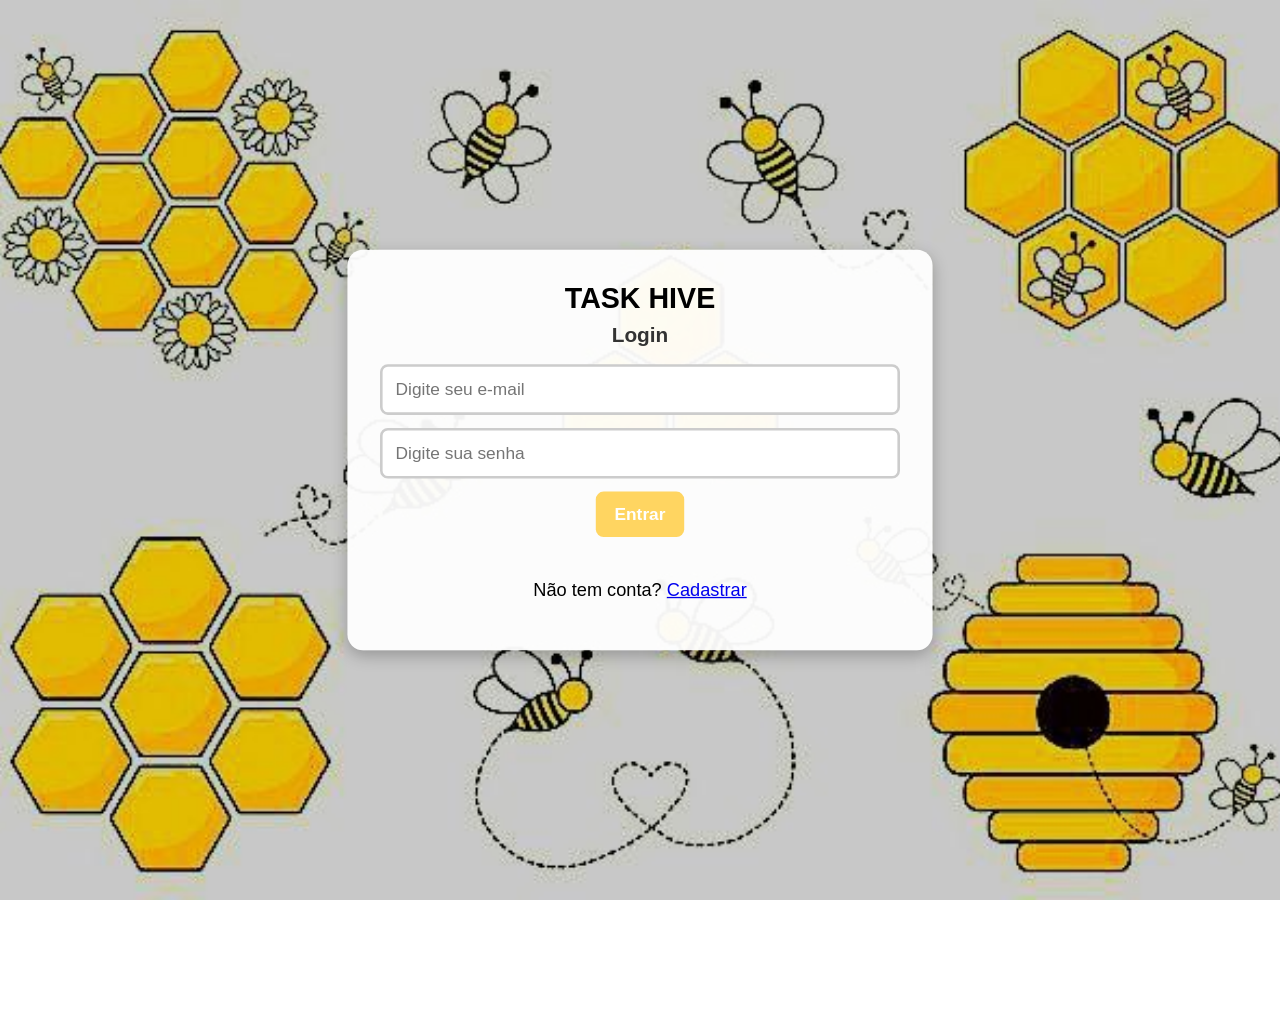
<file: taskHive.projeto/frontend/index.html>
<!DOCTYPE html>
<html lang="pt-BR">
<head>
  <meta charset="UTF-8" />
  <meta name="viewport" content="width=device-width, initial-scale=1.0"/>
  <title>Task Hive</title>
  <link rel="stylesheet" href="style.css" />
</head>
<body>
  <div class="container">
    <h1>TASK HIVE</h1>
    <h2>Seu organizador de projetos</h2>

    <div style="display:flex; justify-content:space-between; align-items:center; gap:8px; margin-top:8px;">
      <h3 style="margin:0; font-size:13px;">Adicione seu novo projeto:</h3>
      <button id="logoutBtn" style="padding:6px 8px; font-size:12px;">Sair</button>
    </div>

    <div class="input-area">
      <input id="itemInput" type="text" placeholder="Digite um item (mínimo 5 caracteres)">
      
      <div class="file-area">
        <label for="imgInput">Escolher Imagem (PNG):</label>
        <input id="imgInput" type="file" accept="image/png">
      </div>

      <button id="addBtn">Adicionar</button>
      <p id="msg"></p>
    </div>

    <ul id="lista"></ul>
  </div>

  <script src="script.js"></script>
</body>
</html>
</file>
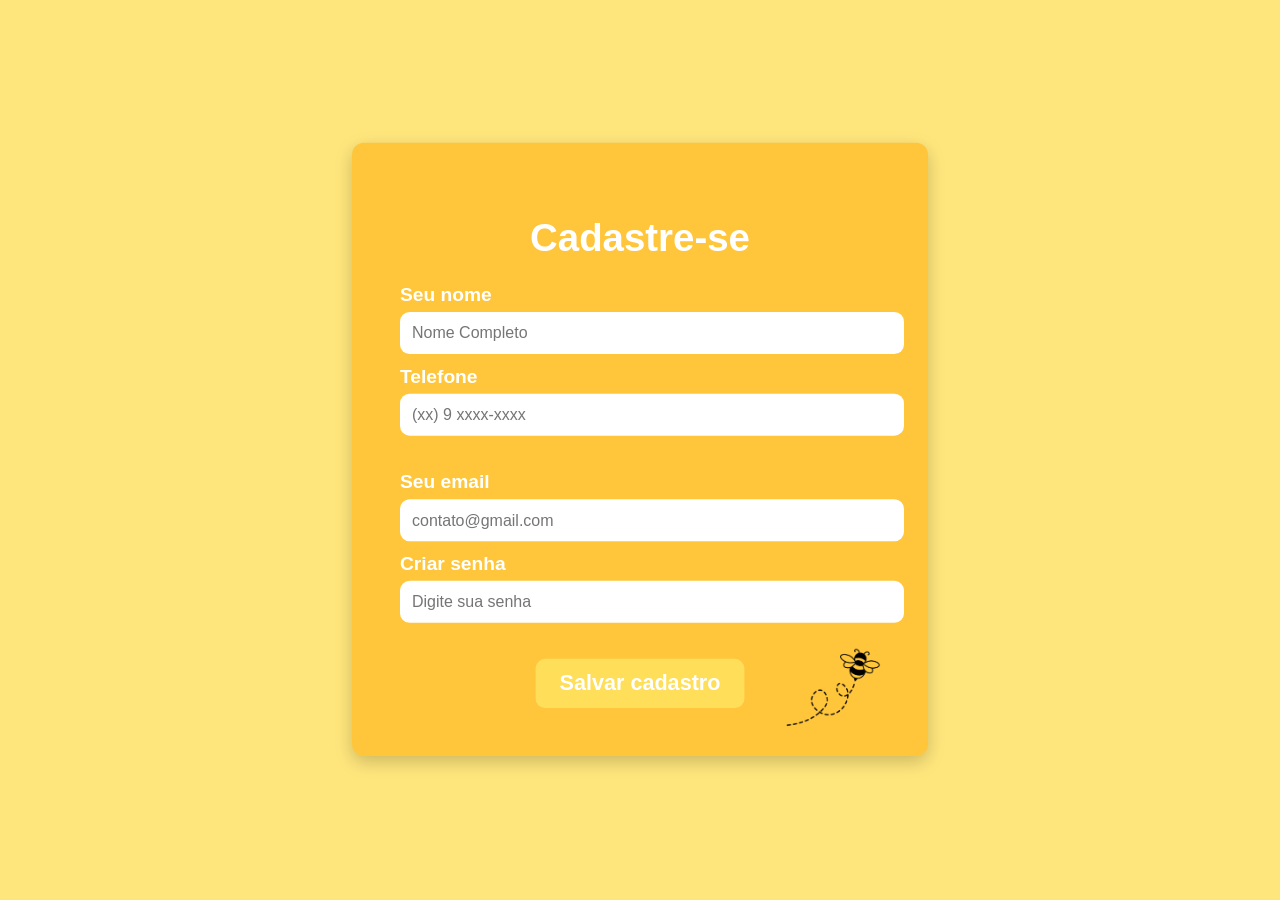
<file: sitemas-gestão/cadastro/cadastro.html>
<!DOCTYPE html>
<html lang="pt-BR">
<head>
  <meta charset="UTF-8">
  <meta name="viewport" content="width=device-width, initial-scale=1.0">
  <title>Cadastro</title>
  <link rel="stylesheet" href="cadastro.css">
</head>
<body>
  <div class="container">
    <h1>Cadastre-se</h1>
    <form>
      <div class="form-group">
        <label for="nome">Seu nome</label>
        <input type="text" id="nome" placeholder="Nome Completo">
        
        <label for="telefone">Telefone</label>
        <input type="text" id="telefone" placeholder="(xx) 9 xxxx-xxxx">
      </div>

      <div class="form-group">
        <label for="email">Seu email</label>
        <input type="email" id="email" placeholder="contato@gmail.com">

        <label for="senha">Criar senha</label>
        <input type="password" id="senha" placeholder="Digite sua senha">
      </div>

      <button type="submit">Salvar cadastro</button>
    </form>

    <img src="imagens/abelha.png" alt="abelha" class="abelha"/>
    <script src="cadastro.js"></script>
</body>
</html>
</file>
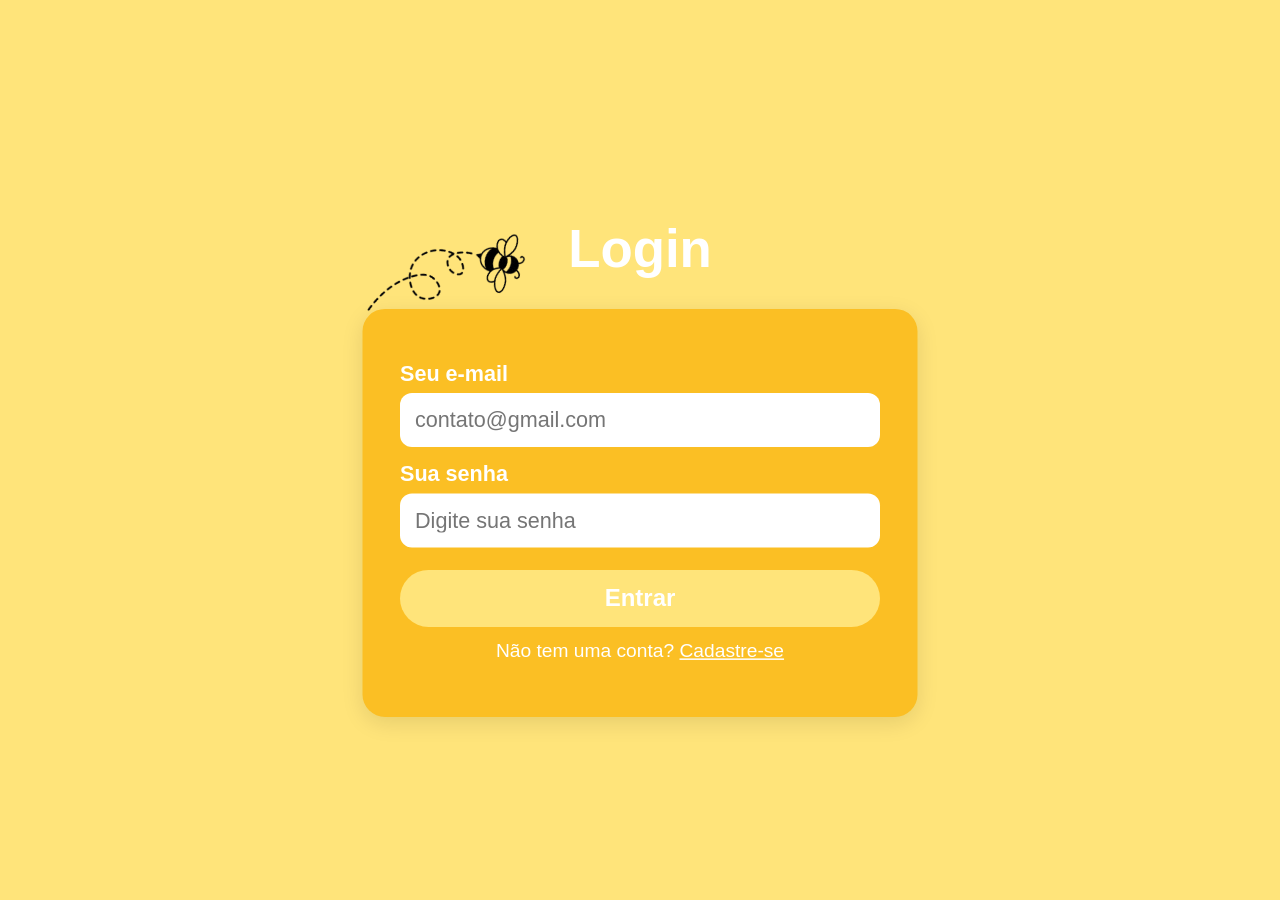
<file: sitemas-gestão/login/login.html>
<!DOCTYPE html>
<html lang="pt-BR">
<head>
  <meta charset="UTF-8" />
  <meta name="viewport" content="width=device-width, initial-scale=1.0" />
  <title>Login</title>
  <link rel="stylesheet" href="login.css" />
</head>
<body>
  <div class="container">
    <h1>Login</h1>

    <div class="login-box">
      <label for="email">Seu e-mail</label>
      <input type="email" id="email" placeholder="contato@gmail.com" />

      <label for="senha">Sua senha</label>
      <input type="password" id="senha" placeholder="Digite sua senha" />

      <button>Entrar</button>

      <p class="signup-text">
        Não tem uma conta? <a href="#">Cadastre-se</a>
      </p>
    </div class="login-box">
    <!-- Ícones decorativos -->
    <img src="imagens/abelha.png" alt="abelha" class="abelha" />
    <script src="login.js"></script>
</body>
</html>
</file>
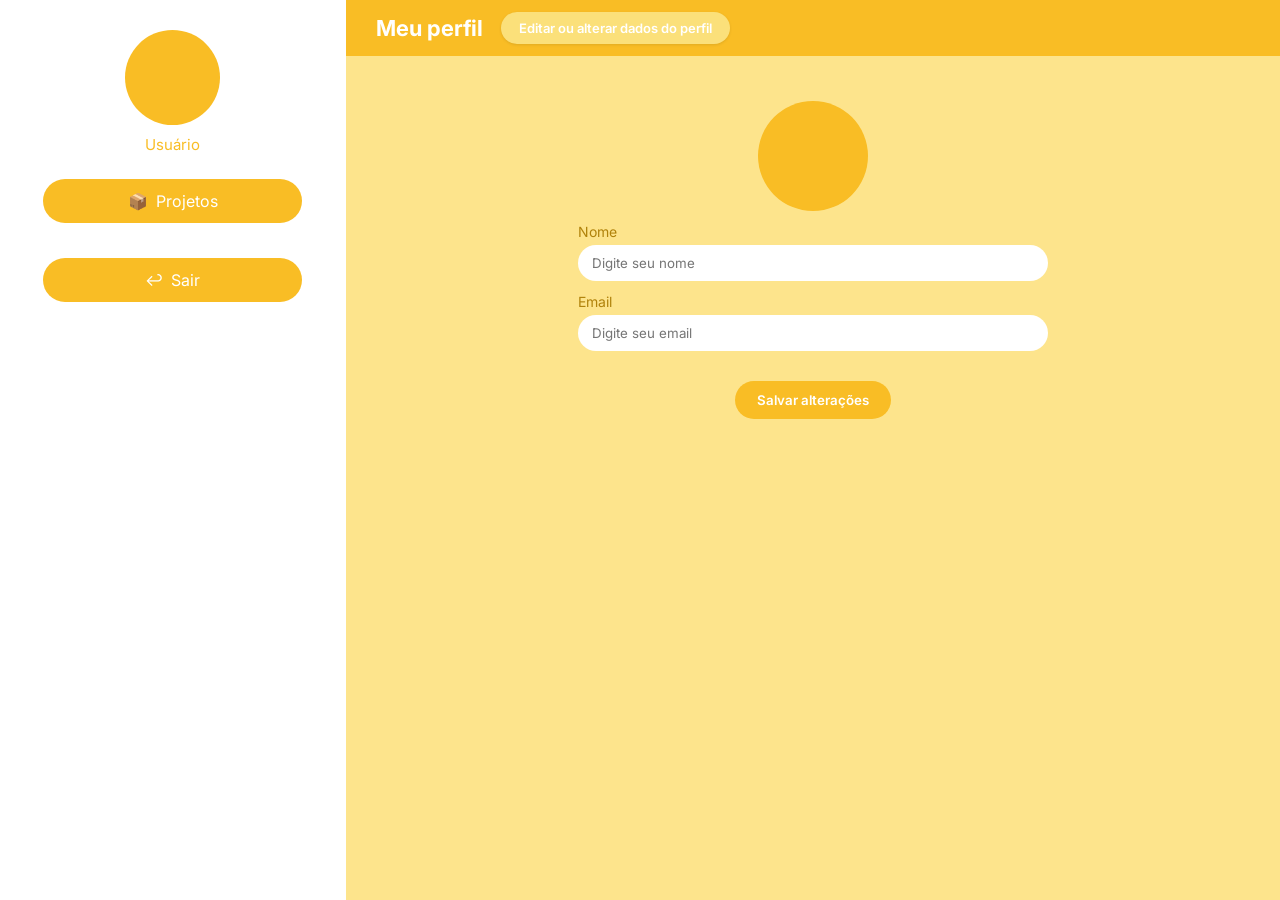
<file: sitemas-gestão/perfil/perfil.html>
<!DOCTYPE html>
<html lang="pt-br">
<head>
    <meta charset="UTF-8">
    <meta name="viewport" content="width=device-width, initial-scale=1.0">
    <title>Perfil</title>
    <link rel="stylesheet" href="perfil.css">
    <link href="https://fonts.googleapis.com/css2?family=Inter:wght@300;400;500;600;700&display=swap" rel="stylesheet">
</head>
<body>
    <div class="container">

        <!-- MENU LATERAL -->
        <aside class="sidebar">
            <div class="user-icon big"></div>
            <p class="usuario">Usuário</p>

            <button class="menu-btn">
                <span class="icon">📦</span> Projetos
            <button class="menu-btn logout">
                <span class="icon">↩</span> Sair
            </button>
        </aside>

        <!-- CONTEÚDO PRINCIPAL -->
        <main class="content">

            <header class="top">
                <h2>Meu perfil</h2>
                <button class="edit-btn">Editar ou alterar dados do perfil</button>
            </header>

            <div class="form-container">
                <div class="user-icon medium"></div>

                <div class="form-group">
                    <label>Nome</label>
                    <input type="text" placeholder="Digite seu nome">
                </div>

                <div class="form-group">
                    <label>Email</label>
                    <input type="email" placeholder="Digite seu email">
                </div>

                <button class="save-btn">Salvar alterações</button>
            </div>
        </main>
    </div>
    <script src="perfil.js"></script>
</body>
</html>
</file>
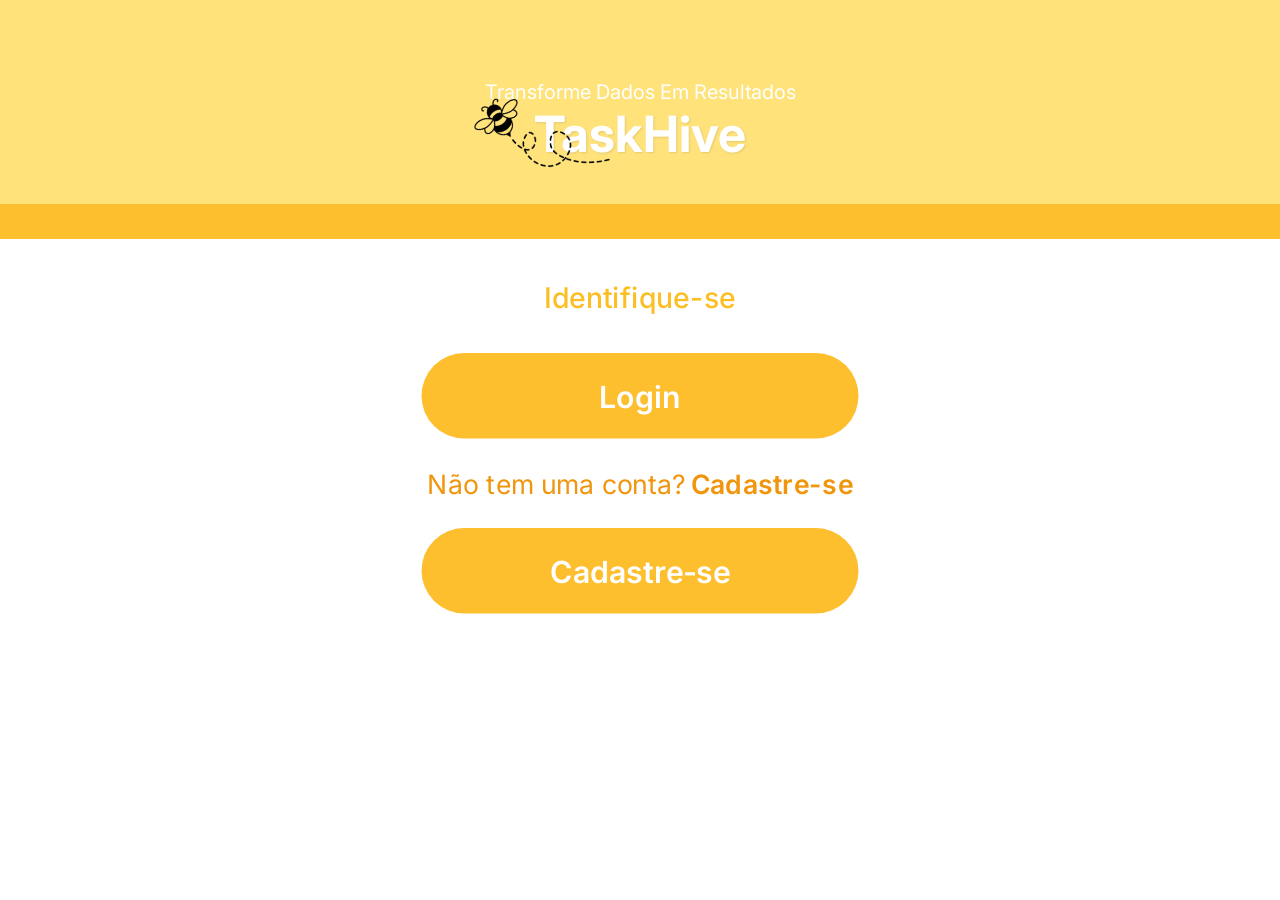
<file: sitemas-gestão/tela inicial/telainicial.html>
<!DOCTYPE html>
<html lang="pt-br">
<head>
    <meta charset="UTF-8">
    <meta name="viewport" content="width=device-width, initial-scale=1.0">
    <title>TaskHive</title>
    <link rel="stylesheet" href="telainicial.css">
</head>
<body>
    <div class="top-section">
        <div class="content">
            <img src="imagens/abelha.png" alt="abelha" class="bee">
            <p class="subtitle">Transforme Dados Em Resultados</p>
            <h1 class="title">TaskHive</h1>
        </div>
    </div>

    <div class="divider"></div>

    <div class="bottom-section">
        <p class="identify">Identifique-se</p>
        <button class="btn login">Login</button>
        <p class="register-text">Não tem uma conta?<span>Cadastre-se</span></p>
        <button class="btn signup">Cadastre-se</button>
    </div>
    <script src="telainicial.js"></script>
</body>
</html>
</file>
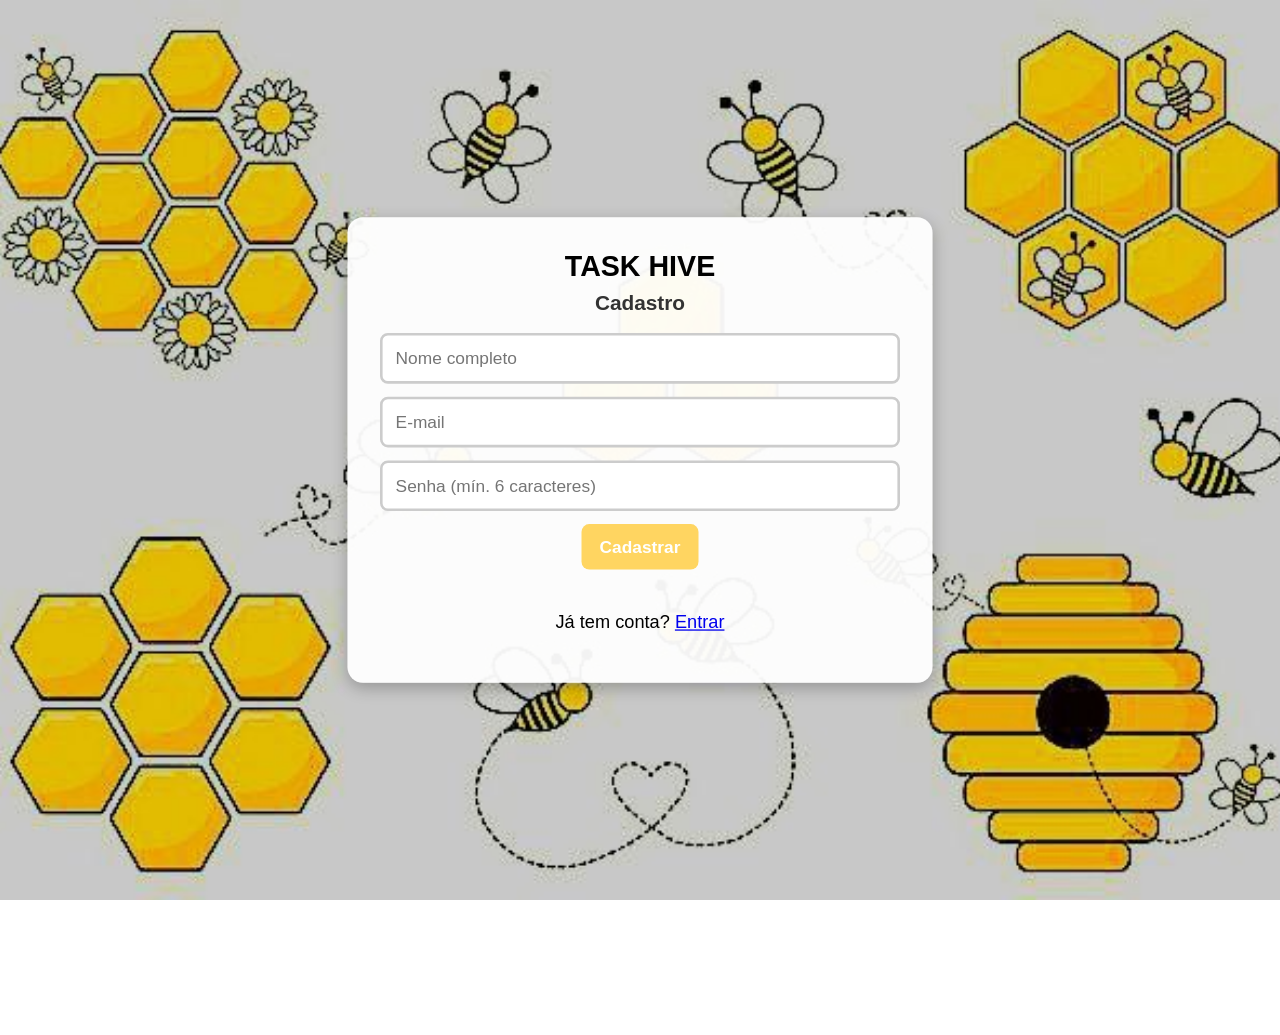
<file: taskHive.projeto/frontend/cadastro.html>
<!DOCTYPE html>
<html lang="pt-BR">
<head>
  <meta charset="UTF-8" />
  <meta name="viewport" content="width=device-width, initial-scale=1.0"/>
  <title>Cadastro – Task Hive</title>
  <link rel="stylesheet" href="style.css" />
</head>
<body>
  <div class="container">
    <h1>TASK HIVE</h1>
    <h2>Cadastro</h2>

    <div class="input-area">
      <input id="nomeCadastro" type="text" placeholder="Nome completo">
      <input id="emailCadastro" type="text" placeholder="E-mail">
      <input id="senhaCadastro" type="password" placeholder="Senha (mín. 6 caracteres)">
      <button id="cadBtn">Cadastrar</button>
      <p id="msg"></p>

      <p style="margin-top: 10px; font-size:14px;">
        Já tem conta?
        <a href="login.html">Entrar</a>
      </p>
    </div>
  </div>

  <script>
    document.getElementById('cadBtn').addEventListener('click', () => {
      const nome = document.getElementById('nomeCadastro').value.trim();
      const email = document.getElementById('emailCadastro').value.trim();
      const senha = document.getElementById('senhaCadastro').value.trim();
      const msg = document.getElementById('msg');

      if (!nome || !email || !senha) {
        msg.textContent = "Preencha todos os campos!";
        msg.className = "error";
        return;
      }

      if (senha.length < 6) {
        msg.textContent = "A senha deve ter no mínimo 6 caracteres!";
        msg.className = "error";
        return;
      }

      // Salva usuário (simples - somente 1 usuário)
      const user = { nome, email, senha };
      localStorage.setItem('taskhive_user', JSON.stringify(user));

      msg.textContent = "Cadastro concluído!";
      msg.className = "success";

      setTimeout(() => {
        window.location.href = "login.html";
      }, 800);
    });

    // se já estiver logado, redireciona
    if (localStorage.getItem('taskhive_logged') === 'true') {
      window.location.href = "index.html";
    }
  </script>
</body>
</html>
</file>
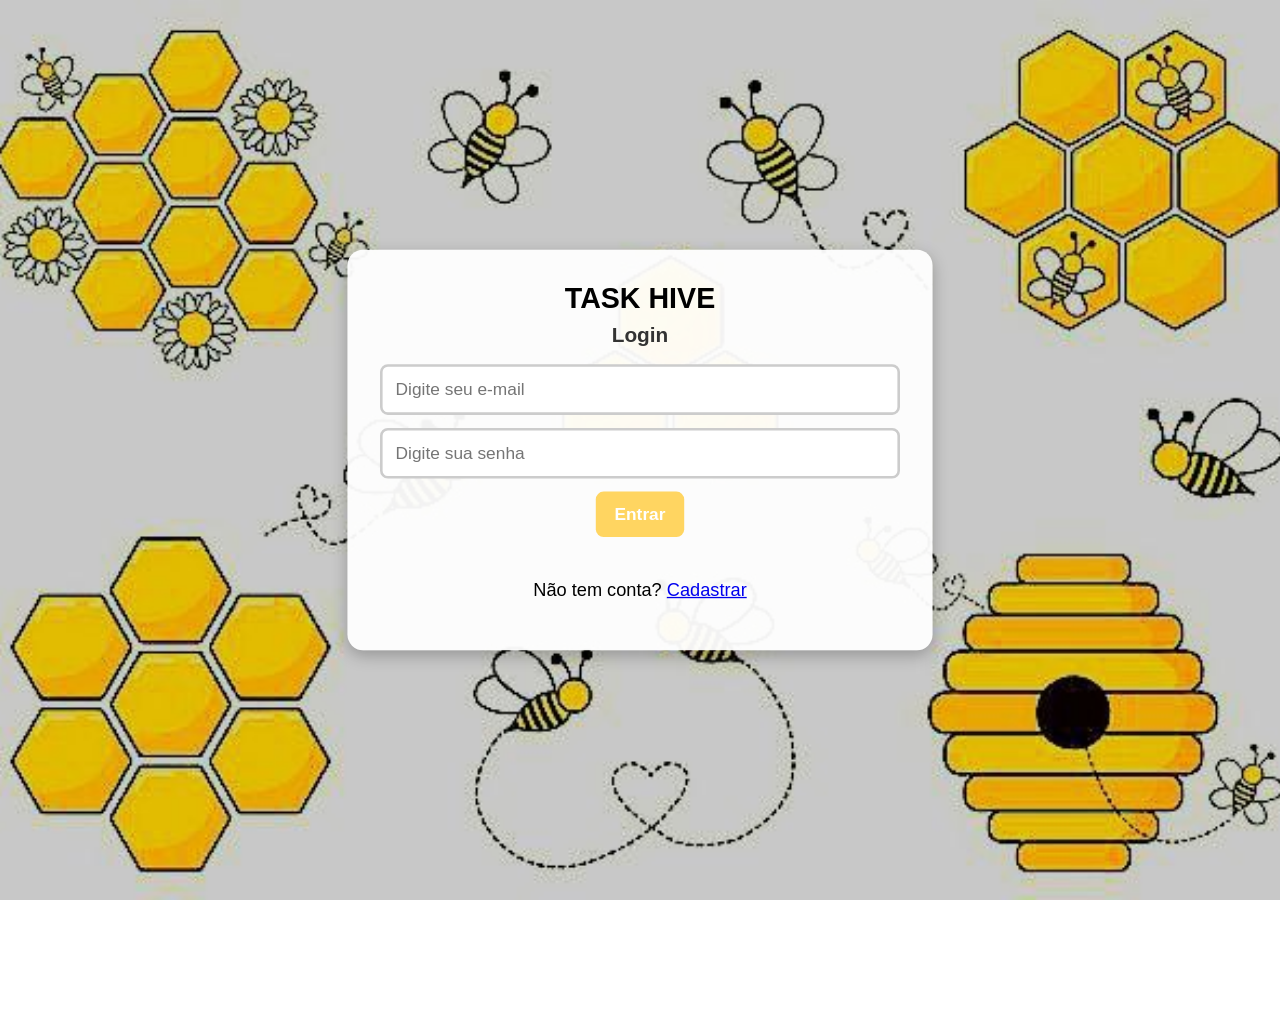
<file: taskHive.projeto/frontend/login.html>
<!DOCTYPE html>
<html lang="pt-BR">
<head>
  <meta charset="UTF-8" />
  <meta name="viewport" content="width=device-width, initial-scale=1.0"/>
  <title>Login – Task Hive</title>
  <link rel="stylesheet" href="style.css" />
</head>
<body>
  <div class="container">
    <h1>TASK HIVE</h1>
    <h2>Login</h2>

    <div class="input-area">
      <input id="emailLogin" type="text" placeholder="Digite seu e-mail">
      <input id="senhaLogin" type="password" placeholder="Digite sua senha">
      <button id="loginBtn">Entrar</button>
      <p id="msg"></p>

      <p style="margin-top: 10px; font-size:14px;">
        Não tem conta?
        <a href="cadastro.html">Cadastrar</a>
      </p>
    </div>
  </div>

  <script>
    const loginBtn = document.getElementById('loginBtn');
    const msg = document.getElementById('msg');

    loginBtn.addEventListener('click', () => {
      const email = document.getElementById('emailLogin').value.trim();
      const senha = document.getElementById('senhaLogin').value.trim();

      if (!email || !senha) {
        msg.textContent = "Preencha todos os campos!";
        msg.className = "error";
        return;
      }

      const userJSON = localStorage.getItem('taskhive_user');
      if (!userJSON) {
        msg.textContent = "Nenhum usuário cadastrado!";
        msg.className = "error";
        return;
      }

      const user = JSON.parse(userJSON);

      if (email === user.email && senha === user.senha) {
        msg.textContent = "Login realizado!";
        msg.className = "success";
        localStorage.setItem('taskhive_logged', 'true');
        // opcional: guardar qual usuário
        localStorage.setItem('taskhive_logged_user', email);
        setTimeout(() => {
          window.location.href = "index.html";
        }, 800);
      } else {
        msg.textContent = "E-mail ou senha incorretos!";
        msg.className = "error";
      }
    });

    // se já estiver logado, redireciona
    if (localStorage.getItem('taskhive_logged') === 'true') {
      window.location.href = "index.html";
    }
  </script>
</body>
</html>
</file>
<file: taskHive.projeto/frontend/style.css>
body {
  background-image: url(imagens/photo_2025-11-14_13-56-41.jpg);
  background-size: cover;
  background-repeat: no-repeat;
  background-position: center;
  height: 100vh;
  margin: 0;
  transform: scale(1.3);

  /* centralizar tudo na tela */
  display: flex;
  justify-content: center; /* horizontal */
  align-items: center; /* vertical */

  font-family: Arial, sans-serif;
  color: rgb(0, 0, 0);
}

/* CAIXA BRANCA */
.container {
  background: rgba(255, 255, 255, 0.95);
  padding: 25px;
  border-radius: 12px;
  box-shadow: 0 4px 12px rgba(0, 0, 0, 0.25);
  width: 450px;      /* AUMENTADO */
  max-width: 95vw;   /* também aumentei um pouco para celular */
  box-sizing: border-box;
}

h1 {
  text-align: center;
  margin: 0;
  font-size: 22px;
}

h2 {
  text-align: center;
  margin-top: 6px;
  font-size: 16px;
  font-weight: 600;
  color: #333;
}

h3 {
  margin-top: 18px;
  font-size: 14px;
  color: #333;
}

.input-area {
  display: flex;
  flex-direction: column;
  align-items: center;
  margin-top: 12px;
}

input[type="text"],
input[type="password"] {
  width: 100%;
  padding: 10px;
  border: 2px solid #ccc;
  border-radius: 6px;
  margin-bottom: 10px;
  transition: 0.2s;
  box-sizing: border-box;
}


input[type="file"] {
  flex-grow: 1;
}

.file-area {
  display: flex;
  align-items: center;
  justify-content: space-between;
  width: 100%;
  margin-bottom: 10px;
  font-size: 14px;
}

button {
  background-color: hwb(44 38% 0%);
  color: white;
  border: none;
  padding: 10px 14px;
  border-radius: 6px;
  cursor: pointer;
  transition: 0.2s;
  font-weight: 600;
}

button:hover {
  background-color: hwb(59 53% 1%);
}

#msg {
  margin-top: 8px;
  font-size: 14px;
  text-align: center;
  font-weight: bold;
}

.success {
  color: green;
}

.error {
  color: red;
}

/* Lista */
ul {
  list-style: none;
  padding: 0;
  margin-top: 14px;
  width: 100%;
  box-sizing: border-box;
}

li {
  background: hwb(123 54% 19%);
  margin-bottom: 10px;
  padding: 8px;
  border-radius: 6px;
  display: flex;
  align-items: center;
  justify-content: space-between;
  transition: 0.2s;
  color: white;
  gap: 8px;
}

/* dentro do li: ícone + texto */
li .text {
  flex-grow: 1;
  display: flex;
  align-items: center;
  gap: 8px;
  overflow: hidden;
}

li img {
  width: 38px;
  height: 38px;
  margin-right: 6px;
  border-radius: 6px;
  object-fit: cover;
  flex-shrink: 0;
}

li span {
  white-space: nowrap;
  text-overflow: ellipsis;
  overflow: hidden;
}

/* botões dentro do li */
li button {
  margin-left: 5px;
  padding: 6px 8px;
  font-size: 12px;
  border-radius: 6px;
  background: rgba(255,255,255,0.12);
  color: white;
  border: none;
  cursor: pointer;
}

li button:hover {
  background: rgba(255,255,255,0.2);
}

/* Responsividade */
@media (max-width: 420px) {
  .container { width: 92vw; padding: 16px; }
  li img { width: 34px; height: 34px; }
}
</file>
<file: sitemas-gestão/cadastro/cadastro.css>
/* ======= ESTILO DA PÁGINA DE CADASTRO ======= */

/* Fundo da tela */
body {
  background-color: #ffe67c;
  font-family: Arial, sans-serif;
  margin: 0;
  padding: 0;
  display: flex;
  justify-content: center;
  align-items: center;
  height: 100vh;
}

/* Caixinha principal */
.container {
  text-align: center;
  background-color: #ffc63c;
  padding: 40px;
  border-radius: 10px;
  width: 400px;
  box-shadow: 0 5px 15px rgba(0, 0, 0, 0.2);
  position: relative;
}
.container {
  text-align: center;
  transform: scale(1.2); 
}

/* Título */
h1 {
  color: white;
  font-size: 32px;
  margin-bottom: 20px;
}

/* Grupos de campos */
.form-group {
  text-align: left;
  margin-bottom: 20px;
}

/* Nome dos campos */
label {
  display: block;
  color: white;
  font-weight: bold;
  margin-bottom: 5px;
}

/* Caixinhas de digitação */
input {
  width: 100%;
  padding: 10px;
  border: none;
  border-radius: 8px;
  margin-bottom: 10px;
  outline: none;
}

/* Botão */
button {
  background-color: #ffde59;
  color: white;
  font-weight: bold;
  border: none;
  border-radius: 8px;
  padding: 10px 20px;
  font-size: 18px;
  cursor: pointer;
}

button:hover {
  background-color: #ffe67c;
}

.abelha {
  position: absolute;
  bottom: 20px;
  right: 30px;
  width: 100px;
}
</file>
<file: sitemas-gestão/login/login.css>
/* === GERAL === */
body {
  margin: 0;
  font-family: "Poppins", sans-serif;
  background-color: #ffe47a; /* amarelo claro */
  height: 100vh;
  display: flex;
  justify-content: center;
  align-items: center;
}

.container {
  position: relative;
  text-align: center;
   position: relative;
  text-align: center;
  transform: scale(1.5); 
}

h1 {
  color: white;
  font-size: 2.2em;
  margin-bottom: 20px;
}

/* === CARD DE LOGIN === */
.login-box {
  background-color: #fbbf24; /* laranja mel */
  padding: 25px;
  border-radius: 15px;
  width: 320px;
  display: flex;
  flex-direction: column;
  align-items: stretch;
  box-shadow: 0 4px 15px rgba(0, 0, 0, 0.1);
}

label {
  text-align: left;
  color: white;
  font-weight: 600;
  font-size: 0.9em;
  margin: 10px 0 5px;
}

input {
  padding: 10px;
  border-radius: 8px;
  border: none;
  font-size: 0.9em;
  outline: none;
}

button {
  background-color: #ffe47a;
  color: white;
  border: none;
  padding: 10px;
  border-radius: 20px;
  margin-top: 15px;
  font-size: 1em;
  cursor: pointer;
  font-weight: 600;
  transition: 0.3s;
}

button:hover {
  background-color: #ffd84a;
}

.signup-text {
  margin-top: 8px;
  font-size: 0.8em;
  color: #fff;
}

.signup-text a {
  color: #fff;
  text-decoration: underline;
}

.abelha {
  position: absolute;
  top: 90px;           /* altura ideal pra alinhar com o título */
  left: calc(50% - 220px); /* deslocamento horizontal — ajustado pro canto esquerdo do card */
  width: 75px;         /* tamanho proporcional */
  transform: rotate(-10deg);
}
.login-box {
  position: relative; /* agora o .login-box é o referencial da .abelha */
  background-color: #fbbf24;
  padding: 25px;
  border-radius: 15px;
  width: 320px;
  display: flex;
  flex-direction: column;
  align-items: stretch;
  box-shadow: 0 4px 15px rgba(0, 0, 0, 0.1);
}

/* posição final da abelha (ajuste fino com top/left se precisar) */
.abelha {
  position: absolute;
  top: 15px;    /* negativo para “voar” acima do card */
  left: 7px;    /* distância a partir da borda esquerda do card */
  width: 120px;
  transform: rotate(-240deg) scaleX(-1);
  pointer-events: none; /* opcional: evita que a imagem atrapalhe cliques */
}
</file>
<file: sitemas-gestão/perfil/perfil.css>
* {
    margin: 0;
    padding: 0;
    box-sizing: border-box;
    font-family: "Inter", sans-serif;
}

body {
    background: #ffd247;
}

.container {
    display: flex;
    height: 100vh;
}

/* --- SIDEBAR --- */
.sidebar {
    width: 27%;
    background: white;
    text-align: center;
    padding-top: 30px;
}

.user-icon {
    width: 95px;
    height: 95px;
    border-radius: 50%;
    background-color: #f9bd25;
    margin: 0 auto;
    display: flex;
    align-items: center;
    justify-content: center;
    font-size: 42px; /* emoji size */
}


.user-icon.big {
    margin-bottom: 10px;
}

.usuario {
    color: #f9bd25;
    font-size: 15px;
    margin-bottom: 25px;
}

.menu-btn {
    width: 75%;
    background: #f9bd25;
    color: white;
    padding: 12px;
    border-radius: 30px;
    border: none;
    font-size: 16px;
    margin: 12px auto;
    display: flex;
    align-items: center;
    justify-content: center;
    gap: 8px;
    cursor: pointer;
}

.logout {
    margin-top: 35px;
}

/* --- CONTEÚDO --- */
.content {
    width: 73%;
    background: #fde48c;
    padding: 0;
}

.top {
    display: flex;
    align-items: center;
    gap: 18px;
    padding: 12px 30px;
    background: #f9bd25;
}

.top h2 {
    color: white;
    font-size: 22px;
}

.edit-btn {
    background: #fbe07a;
    border: none;
    padding: 8px 18px;
    border-radius: 20px;
    font-size: 13px;
    cursor: pointer;
    color: white;
    font-weight: 600;
    box-shadow: 0px 1px 3px rgba(0,0,0,0.1);
}

.form-container {
    margin-top: 45px;
    text-align: center;
}

.user-icon.medium {
    width: 110px;
    height: 110px;
    font-size: 48px;
}


.form-group {
    width: 470px;
    margin: 10px auto;
    text-align: left;
}

label {
    color: #b0820b;
    font-size: 14px;
}

input {
    width: 100%;
    border-radius: 25px;
    border: none;
    padding: 10px 14px;
    background: white;
    margin-top: 4px;
    outline: none;
}

.save-btn {
    background: #f9bd25;
    border: none;
    color: white;
    font-weight: 600;
    margin-top: 20px;
    padding: 11px 22px;
    border-radius: 20px;
    cursor: pointer;
}
</file>
<file: sitemas-gestão/tela inicial/telainicial.css>
@import url('https://fonts.googleapis.com/css2?family=Inter:wght@400;600;700&display=swap');

* {
    margin: 0;
    padding: 0;
    box-sizing: border-box;
    font-family: 'Inter', sans-serif;
}

body {
    background-color: #fff;
    display: flex;
    flex-direction: column;
    align-items: center;
    justify-content: flex-start;
    height: 100vh;
    .bottom-section {
  transform: scale(1.9);
  transform-origin: center top; /* centraliza o zoom */
}

}

.top-section {
    background-color: #FFE27A;
    width: 100%;
    padding: 40px 0;
    text-align: center;
}

.content {
    position: relative;
}

.bee {
    position: absolute;
    left: 36%;
    top: -25px;
    width: 150px;
    transform: scaleX(-1) rotate(20deg);
    
}


.subtitle {
    color: #ffffff;
    font-size: 20px;
    margin-top: 40px;
}

.title {
    font-size: 50px;
    font-weight: 700;
    color: #fff;
    text-shadow: 1px 1px 2px rgba(0,0,0,0.1);
}

.divider {
    width: 100%;
    height: 35px;
    background-color: #FDBF2D;
}

.bottom-section {
    text-align: center;
    margin-top: 40px;
}

.identify {
    color: #FBBF24;
    font-size: 15px;
    margin-bottom: 20px;
    font-weight: 500;
}

.btn {
    width: 230px;
    height: 45px;
    border: none;
    border-radius: 25px;
    font-size: 16px;
    font-weight: 600;
    cursor: pointer;
    transition: 0.3s;
}

.login {
    background-color: #FDBF2D;
    color: white;
}

.signup {
    background-color: #FDBF2D;
    color: white;
    margin-top: 15px;
}

.btn:hover {
    opacity: 0.9;
}

.register-text {
    font-size: 14px;
    color: #f0950c;
    margin-top: 15px;
}

.register-text span {
    font-weight: 600;
    margin-left: 3px;
}
</file>
